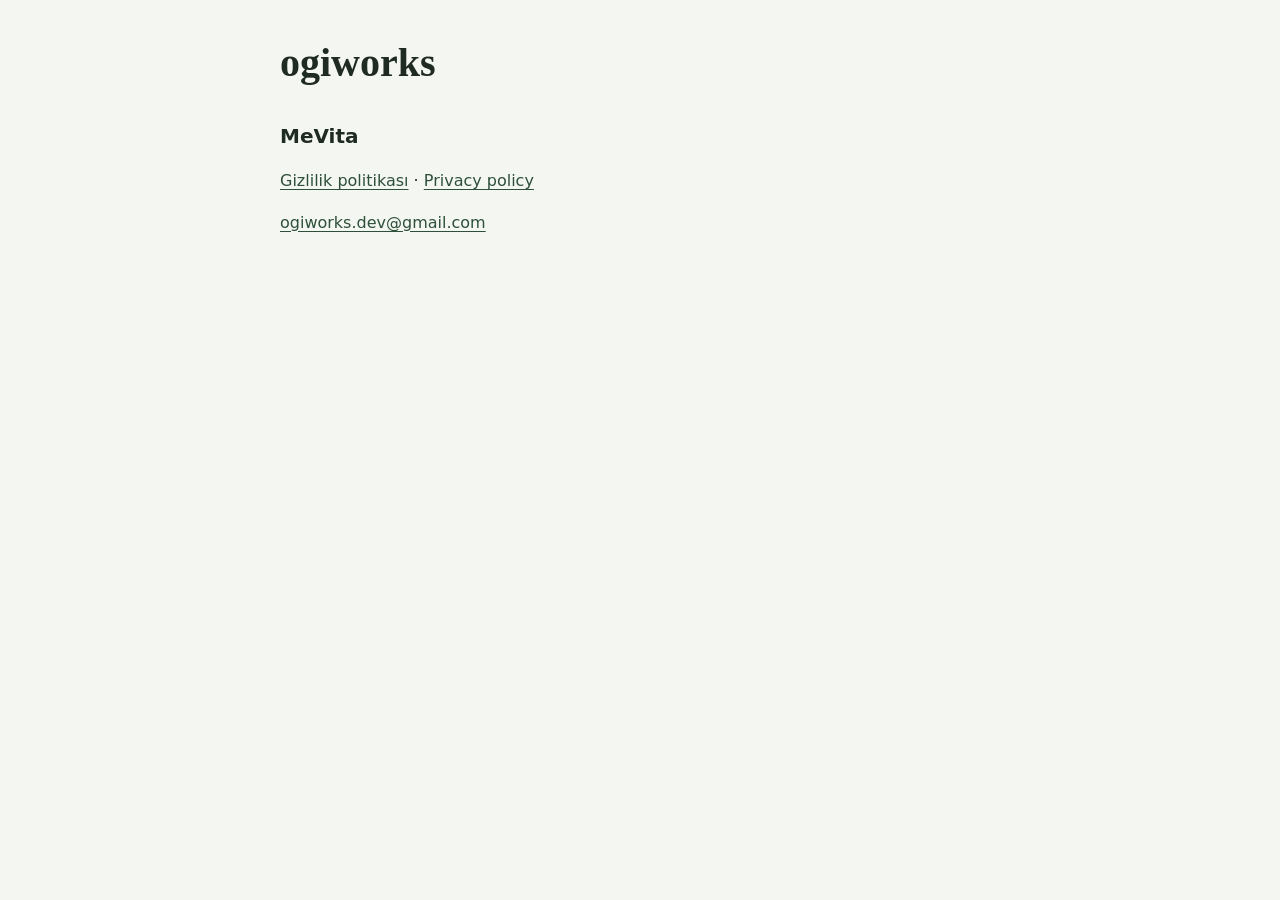
<file: index.html>
<!doctype html>
<html lang="tr">
<head>
<meta charset="utf-8">
<meta name="viewport" content="width=device-width, initial-scale=1">
<meta name="robots" content="noindex, nofollow, noarchive">
<title>ogiworks</title>
<link rel="stylesheet" href="mevita/varliklar/site.css">
</head>
<body>
<main class="metin"><div class="kap dar"><h1>ogiworks</h1><h2>MeVita</h2><p><a href="mevita/gizlilik.html">Gizlilik politikası</a> · <a href="mevita/privacy.html" lang="en">Privacy policy</a></p><p><a href="mailto:ogiworks.dev@gmail.com">ogiworks.dev@gmail.com</a></p></div></main>
</body>
</html>
</file>
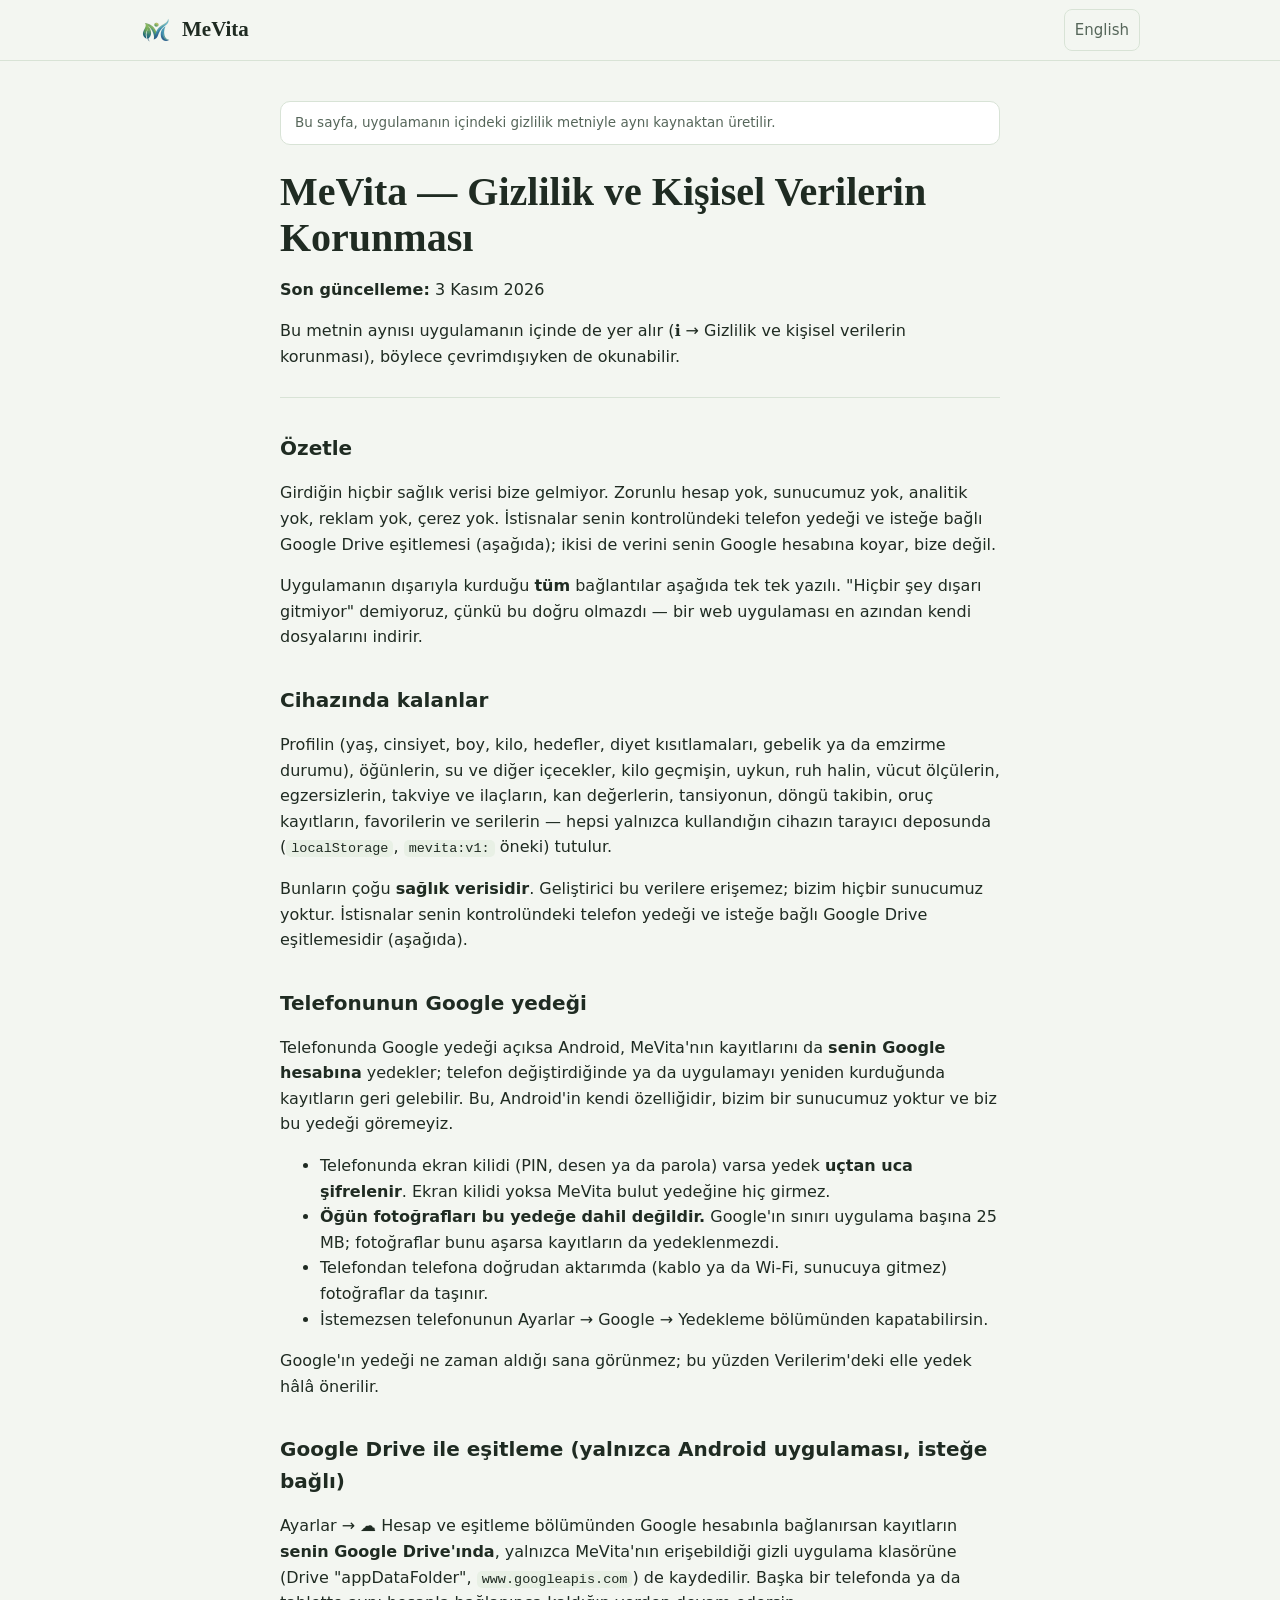
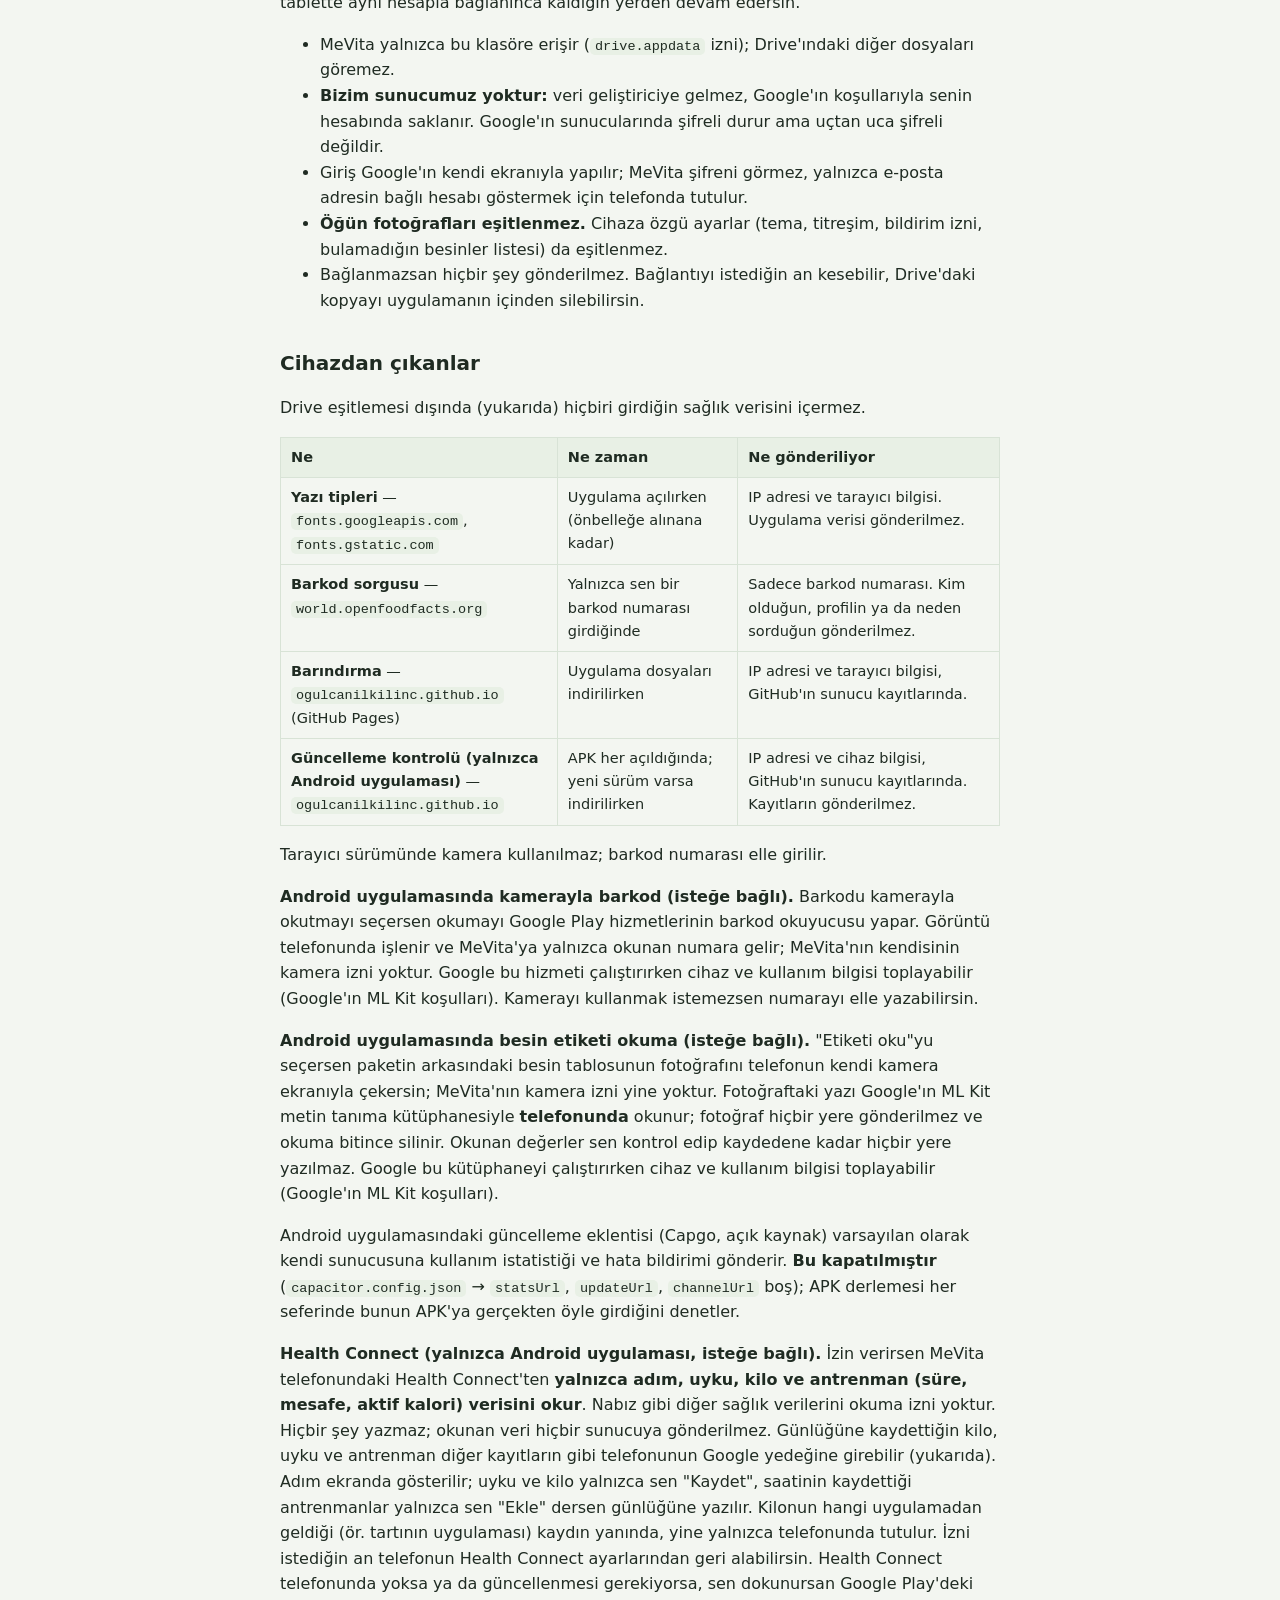
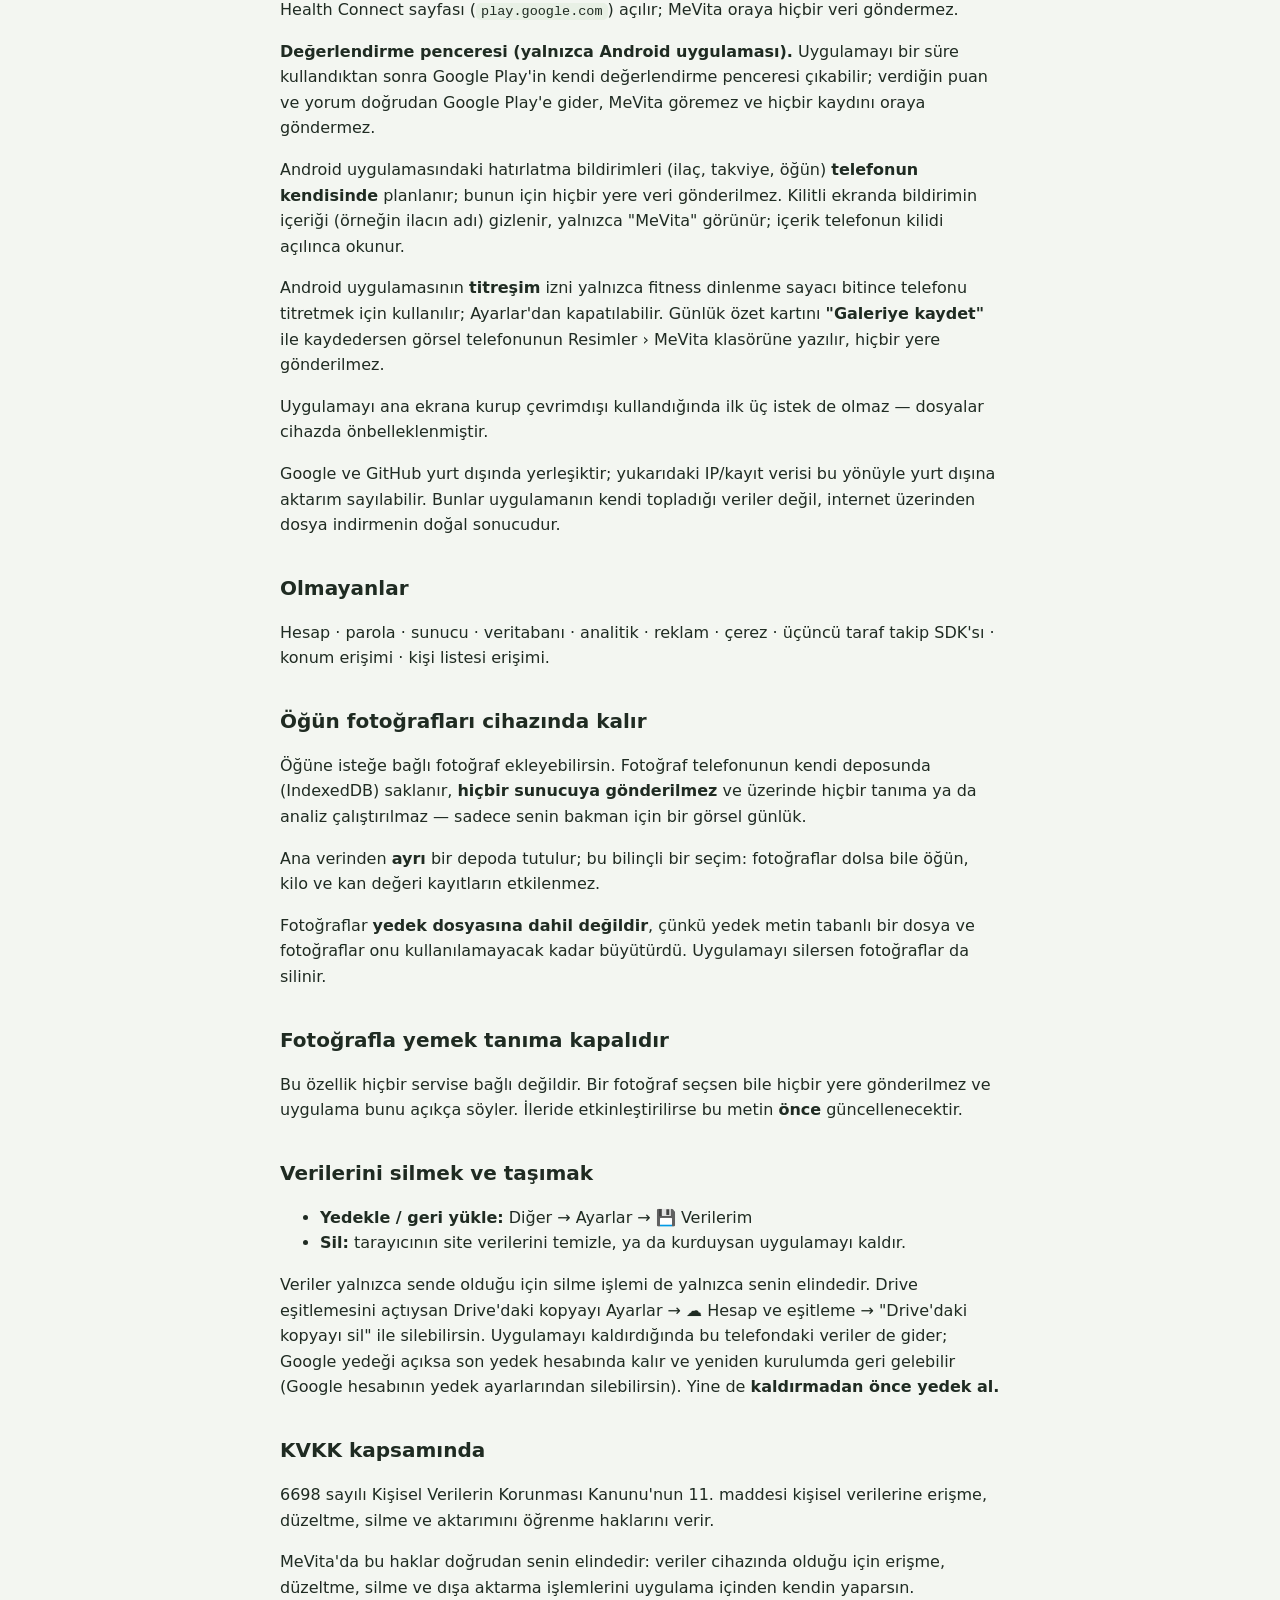
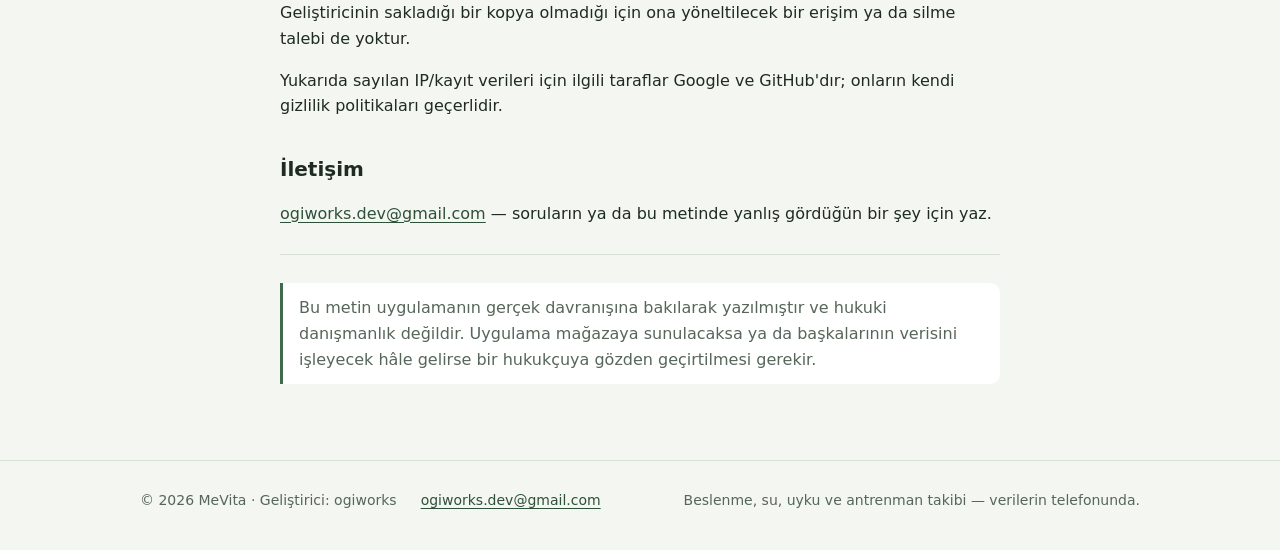
<file: mevita/gizlilik.html>
<!doctype html>
<html lang="tr">
<head>
<meta charset="utf-8">
<meta name="viewport" content="width=device-width, initial-scale=1">
<meta name="robots" content="noindex, nofollow, noarchive">
<title>MeVita — Gizlilik politikası</title>
<meta name="description" content="MeVita hangi verileri cihazında tutar, hangi bağlantıları kurar.">
<meta name="color-scheme" content="light dark">
<link rel="icon" type="image/png" href="varliklar/favicon.png">
<link rel="alternate" hreflang="en" href="privacy.html">
<link rel="stylesheet" href="varliklar/site.css">
</head>
<body>
<header class="ust"><div class="kap"><a class="marka" href="gizlilik.html"><img src="varliklar/logo.png" alt="" width="32" height="32"><span>MeVita</span></a><nav class="gezinme" aria-label="Site"><a class="dil" href="privacy.html" hreflang="en" lang="en">English</a></nav></div></header>
<main>
<div class="metin"><div class="kap dar"><p class="kaynak-not">Bu sayfa, uygulamanın içindeki gizlilik metniyle aynı kaynaktan üretilir.</p><h1>MeVita — Gizlilik ve Kişisel Verilerin Korunması</h1>
<p><strong>Son güncelleme:</strong> 3 Kasım 2026</p>
<p>Bu metnin aynısı uygulamanın içinde de yer alır (ℹ️ → Gizlilik ve kişisel verilerin korunması), böylece çevrimdışıyken de okunabilir.</p>
<hr>
<h2>Özetle</h2>
<p>Girdiğin hiçbir sağlık verisi bize gelmiyor. Zorunlu hesap yok, sunucumuz yok, analitik yok, reklam yok, çerez yok. İstisnalar senin kontrolündeki telefon yedeği ve isteğe bağlı Google Drive eşitlemesi (aşağıda); ikisi de verini senin Google hesabına koyar, bize değil.</p>
<p>Uygulamanın dışarıyla kurduğu <strong>tüm</strong> bağlantılar aşağıda tek tek yazılı. &quot;Hiçbir şey dışarı gitmiyor&quot; demiyoruz, çünkü bu doğru olmazdı — bir web uygulaması en azından kendi dosyalarını indirir.</p>
<h2>Cihazında kalanlar</h2>
<p>Profilin (yaş, cinsiyet, boy, kilo, hedefler, diyet kısıtlamaları, gebelik ya da emzirme durumu), öğünlerin, su ve diğer içecekler, kilo geçmişin, uykun, ruh halin, vücut ölçülerin, egzersizlerin, takviye ve ilaçların, kan değerlerin, tansiyonun, döngü takibin, oruç kayıtların, favorilerin ve serilerin — hepsi yalnızca kullandığın cihazın tarayıcı deposunda (<code>localStorage</code>, <code>mevita:v1:</code> öneki) tutulur.</p>
<p>Bunların çoğu <strong>sağlık verisidir</strong>. Geliştirici bu verilere erişemez; bizim hiçbir sunucumuz yoktur. İstisnalar senin kontrolündeki telefon yedeği ve isteğe bağlı Google Drive eşitlemesidir (aşağıda).</p>
<h2>Telefonunun Google yedeği</h2>
<p>Telefonunda Google yedeği açıksa Android, MeVita'nın kayıtlarını da <strong>senin Google hesabına</strong> yedekler; telefon değiştirdiğinde ya da uygulamayı yeniden kurduğunda kayıtların geri gelebilir. Bu, Android'in kendi özelliğidir, bizim bir sunucumuz yoktur ve biz bu yedeği göremeyiz.</p>
<ul><li>Telefonunda ekran kilidi (PIN, desen ya da parola) varsa yedek <strong>uçtan uca şifrelenir</strong>. Ekran kilidi yoksa MeVita bulut yedeğine hiç girmez.</li><li><strong>Öğün fotoğrafları bu yedeğe dahil değildir.</strong> Google'ın sınırı uygulama başına 25 MB; fotoğraflar bunu aşarsa kayıtların da yedeklenmezdi.</li><li>Telefondan telefona doğrudan aktarımda (kablo ya da Wi-Fi, sunucuya gitmez) fotoğraflar da taşınır.</li><li>İstemezsen telefonunun Ayarlar → Google → Yedekleme bölümünden kapatabilirsin.</li></ul>
<p>Google'ın yedeği ne zaman aldığı sana görünmez; bu yüzden Verilerim'deki elle yedek hâlâ önerilir.</p>
<h2>Google Drive ile eşitleme (yalnızca Android uygulaması, isteğe bağlı)</h2>
<p>Ayarlar → ☁️ Hesap ve eşitleme bölümünden Google hesabınla bağlanırsan kayıtların <strong>senin Google Drive'ında</strong>, yalnızca MeVita'nın erişebildiği gizli uygulama klasörüne (Drive "appDataFolder", <code>www.googleapis.com</code>) de kaydedilir. Başka bir telefonda ya da tablette aynı hesapla bağlanınca kaldığın yerden devam edersin.</p>
<ul><li>MeVita yalnızca bu klasöre erişir (<code>drive.appdata</code> izni); Drive'ındaki diğer dosyaları göremez.</li><li><strong>Bizim sunucumuz yoktur:</strong> veri geliştiriciye gelmez, Google'ın koşullarıyla senin hesabında saklanır. Google'ın sunucularında şifreli durur ama uçtan uca şifreli değildir.</li><li>Giriş Google'ın kendi ekranıyla yapılır; MeVita şifreni görmez, yalnızca e-posta adresin bağlı hesabı göstermek için telefonda tutulur.</li><li><strong>Öğün fotoğrafları eşitlenmez.</strong> Cihaza özgü ayarlar (tema, titreşim, bildirim izni, bulamadığın besinler listesi) da eşitlenmez.</li><li>Bağlanmazsan hiçbir şey gönderilmez. Bağlantıyı istediğin an kesebilir, Drive'daki kopyayı uygulamanın içinden silebilirsin.</li></ul>
<h2>Cihazdan çıkanlar</h2>
<p>Drive eşitlemesi dışında (yukarıda) hiçbiri girdiğin sağlık verisini içermez.</p>
<table><thead><tr><th>Ne</th><th>Ne zaman</th><th>Ne gönderiliyor</th></tr></thead><tbody><tr><td><strong>Yazı tipleri</strong> — <code>fonts.googleapis.com</code>, <code>fonts.gstatic.com</code></td><td>Uygulama açılırken (önbelleğe alınana kadar)</td><td>IP adresi ve tarayıcı bilgisi. Uygulama verisi gönderilmez.</td></tr><tr><td><strong>Barkod sorgusu</strong> — <code>world.openfoodfacts.org</code></td><td>Yalnızca sen bir barkod numarası girdiğinde</td><td>Sadece barkod numarası. Kim olduğun, profilin ya da neden sorduğun gönderilmez.</td></tr><tr><td><strong>Barındırma</strong> — <code>ogulcanilkilinc.github.io</code> (GitHub Pages)</td><td>Uygulama dosyaları indirilirken</td><td>IP adresi ve tarayıcı bilgisi, GitHub'ın sunucu kayıtlarında.</td></tr><tr><td><strong>Güncelleme kontrolü (yalnızca Android uygulaması)</strong> — <code>ogulcanilkilinc.github.io</code></td><td>APK her açıldığında; yeni sürüm varsa indirilirken</td><td>IP adresi ve cihaz bilgisi, GitHub'ın sunucu kayıtlarında. Kayıtların gönderilmez.</td></tr></tbody></table>
<p>Tarayıcı sürümünde kamera kullanılmaz; barkod numarası elle girilir.</p>
<p><strong>Android uygulamasında kamerayla barkod (isteğe bağlı).</strong> Barkodu kamerayla okutmayı seçersen okumayı Google Play hizmetlerinin barkod okuyucusu yapar. Görüntü telefonunda işlenir ve MeVita'ya yalnızca okunan numara gelir; MeVita'nın kendisinin kamera izni yoktur. Google bu hizmeti çalıştırırken cihaz ve kullanım bilgisi toplayabilir (Google'ın ML Kit koşulları). Kamerayı kullanmak istemezsen numarayı elle yazabilirsin.</p>
<p><strong>Android uygulamasında besin etiketi okuma (isteğe bağlı).</strong> &quot;Etiketi oku&quot;yu seçersen paketin arkasındaki besin tablosunun fotoğrafını telefonun kendi kamera ekranıyla çekersin; MeVita'nın kamera izni yine yoktur. Fotoğraftaki yazı Google'ın ML Kit metin tanıma kütüphanesiyle <strong>telefonunda</strong> okunur; fotoğraf hiçbir yere gönderilmez ve okuma bitince silinir. Okunan değerler sen kontrol edip kaydedene kadar hiçbir yere yazılmaz. Google bu kütüphaneyi çalıştırırken cihaz ve kullanım bilgisi toplayabilir (Google'ın ML Kit koşulları).</p>
<p>Android uygulamasındaki güncelleme eklentisi (Capgo, açık kaynak) varsayılan olarak kendi sunucusuna kullanım istatistiği ve hata bildirimi gönderir. <strong>Bu kapatılmıştır</strong> (<code>capacitor.config.json</code> → <code>statsUrl</code>, <code>updateUrl</code>, <code>channelUrl</code> boş); APK derlemesi her seferinde bunun APK'ya gerçekten öyle girdiğini denetler.</p>
<p><strong>Health Connect (yalnızca Android uygulaması, isteğe bağlı).</strong> İzin verirsen MeVita telefonundaki Health Connect'ten <strong>yalnızca adım, uyku, kilo ve antrenman (süre, mesafe, aktif kalori) verisini okur</strong>. Nabız gibi diğer sağlık verilerini okuma izni yoktur. Hiçbir şey yazmaz; okunan veri hiçbir sunucuya gönderilmez. Günlüğüne kaydettiğin kilo, uyku ve antrenman diğer kayıtların gibi telefonunun Google yedeğine girebilir (yukarıda). Adım ekranda gösterilir; uyku ve kilo yalnızca sen &quot;Kaydet&quot;, saatinin kaydettiği antrenmanlar yalnızca sen &quot;Ekle&quot; dersen günlüğüne yazılır. Kilonun hangi uygulamadan geldiği (ör. tartının uygulaması) kaydın yanında, yine yalnızca telefonunda tutulur. İzni istediğin an telefonun Health Connect ayarlarından geri alabilirsin. Health Connect telefonunda yoksa ya da güncellenmesi gerekiyorsa, sen dokunursan Google Play'deki Health Connect sayfası (<code>play.google.com</code>) açılır; MeVita oraya hiçbir veri göndermez.</p>
<p><strong>Değerlendirme penceresi (yalnızca Android uygulaması).</strong> Uygulamayı bir süre kullandıktan sonra Google Play'in kendi değerlendirme penceresi çıkabilir; verdiğin puan ve yorum doğrudan Google Play'e gider, MeVita göremez ve hiçbir kaydını oraya göndermez.</p>
<p>Android uygulamasındaki hatırlatma bildirimleri (ilaç, takviye, öğün) <strong>telefonun kendisinde</strong> planlanır; bunun için hiçbir yere veri gönderilmez. Kilitli ekranda bildirimin içeriği (örneğin ilacın adı) gizlenir, yalnızca &quot;MeVita&quot; görünür; içerik telefonun kilidi açılınca okunur.</p>
<p>Android uygulamasının <strong>titreşim</strong> izni yalnızca fitness dinlenme sayacı bitince telefonu titretmek için kullanılır; Ayarlar'dan kapatılabilir. Günlük özet kartını <strong>&quot;Galeriye kaydet&quot;</strong> ile kaydedersen görsel telefonunun Resimler › MeVita klasörüne yazılır, hiçbir yere gönderilmez.</p>
<p>Uygulamayı ana ekrana kurup çevrimdışı kullandığında ilk üç istek de olmaz — dosyalar cihazda önbelleklenmiştir.</p>
<p>Google ve GitHub yurt dışında yerleşiktir; yukarıdaki IP/kayıt verisi bu yönüyle yurt dışına aktarım sayılabilir. Bunlar uygulamanın kendi topladığı veriler değil, internet üzerinden dosya indirmenin doğal sonucudur.</p>
<h2>Olmayanlar</h2>
<p>Hesap · parola · sunucu · veritabanı · analitik · reklam · çerez · üçüncü taraf takip SDK'sı · konum erişimi · kişi listesi erişimi.</p>
<h2>Öğün fotoğrafları cihazında kalır</h2>
<p>Öğüne isteğe bağlı fotoğraf ekleyebilirsin. Fotoğraf telefonunun kendi deposunda (IndexedDB) saklanır, <strong>hiçbir sunucuya gönderilmez</strong> ve üzerinde hiçbir tanıma ya da analiz çalıştırılmaz — sadece senin bakman için bir görsel günlük.</p>
<p>Ana verinden <strong>ayrı</strong> bir depoda tutulur; bu bilinçli bir seçim: fotoğraflar dolsa bile öğün, kilo ve kan değeri kayıtların etkilenmez.</p>
<p>Fotoğraflar <strong>yedek dosyasına dahil değildir</strong>, çünkü yedek metin tabanlı bir dosya ve fotoğraflar onu kullanılamayacak kadar büyütürdü. Uygulamayı silersen fotoğraflar da silinir.</p>
<h2>Fotoğrafla yemek tanıma kapalıdır</h2>
<p>Bu özellik hiçbir servise bağlı değildir. Bir fotoğraf seçsen bile hiçbir yere gönderilmez ve uygulama bunu açıkça söyler. İleride etkinleştirilirse bu metin <strong>önce</strong> güncellenecektir.</p>
<h2>Verilerini silmek ve taşımak</h2>
<ul><li><strong>Yedekle / geri yükle:</strong> Diğer → Ayarlar → 💾 Verilerim</li><li><strong>Sil:</strong> tarayıcının site verilerini temizle, ya da kurduysan uygulamayı kaldır.</li></ul>
<p>Veriler yalnızca sende olduğu için silme işlemi de yalnızca senin elindedir. Drive eşitlemesini açtıysan Drive'daki kopyayı Ayarlar → ☁️ Hesap ve eşitleme → "Drive'daki kopyayı sil" ile silebilirsin. Uygulamayı kaldırdığında bu telefondaki veriler de gider; Google yedeği açıksa son yedek hesabında kalır ve yeniden kurulumda geri gelebilir (Google hesabının yedek ayarlarından silebilirsin). Yine de <strong>kaldırmadan önce yedek al.</strong></p>
<h2>KVKK kapsamında</h2>
<p>6698 sayılı Kişisel Verilerin Korunması Kanunu'nun 11. maddesi kişisel verilerine erişme, düzeltme, silme ve aktarımını öğrenme haklarını verir.</p>
<p>MeVita'da bu haklar doğrudan senin elindedir: veriler cihazında olduğu için erişme, düzeltme, silme ve dışa aktarma işlemlerini uygulama içinden kendin yaparsın. Geliştiricinin sakladığı bir kopya olmadığı için ona yöneltilecek bir erişim ya da silme talebi de yoktur.</p>
<p>Yukarıda sayılan IP/kayıt verileri için ilgili taraflar Google ve GitHub'dır; onların kendi gizlilik politikaları geçerlidir.</p>
<h2>İletişim</h2>
<p><a href="mailto:ogiworks.dev@gmail.com">ogiworks.dev@gmail.com</a> — soruların ya da bu metinde yanlış gördüğün bir şey için yaz.</p>
<hr>
<blockquote><p>Bu metin uygulamanın gerçek davranışına bakılarak yazılmıştır ve hukuki danışmanlık değildir. Uygulama mağazaya sunulacaksa ya da başkalarının verisini işleyecek hâle gelirse bir hukukçuya gözden geçirtilmesi gerekir.</p></blockquote></div></div>
</main>
<footer class="alt-bilgi"><div class="kap"><span>© 2026 MeVita · Geliştirici: ogiworks</span><nav aria-label="Alt bağlantılar"><a href="mailto:ogiworks.dev@gmail.com">ogiworks.dev@gmail.com</a></nav><span class="sag">Beslenme, su, uyku ve antrenman takibi — verilerin telefonunda.</span></div></footer>
</body>
</html>
</file>
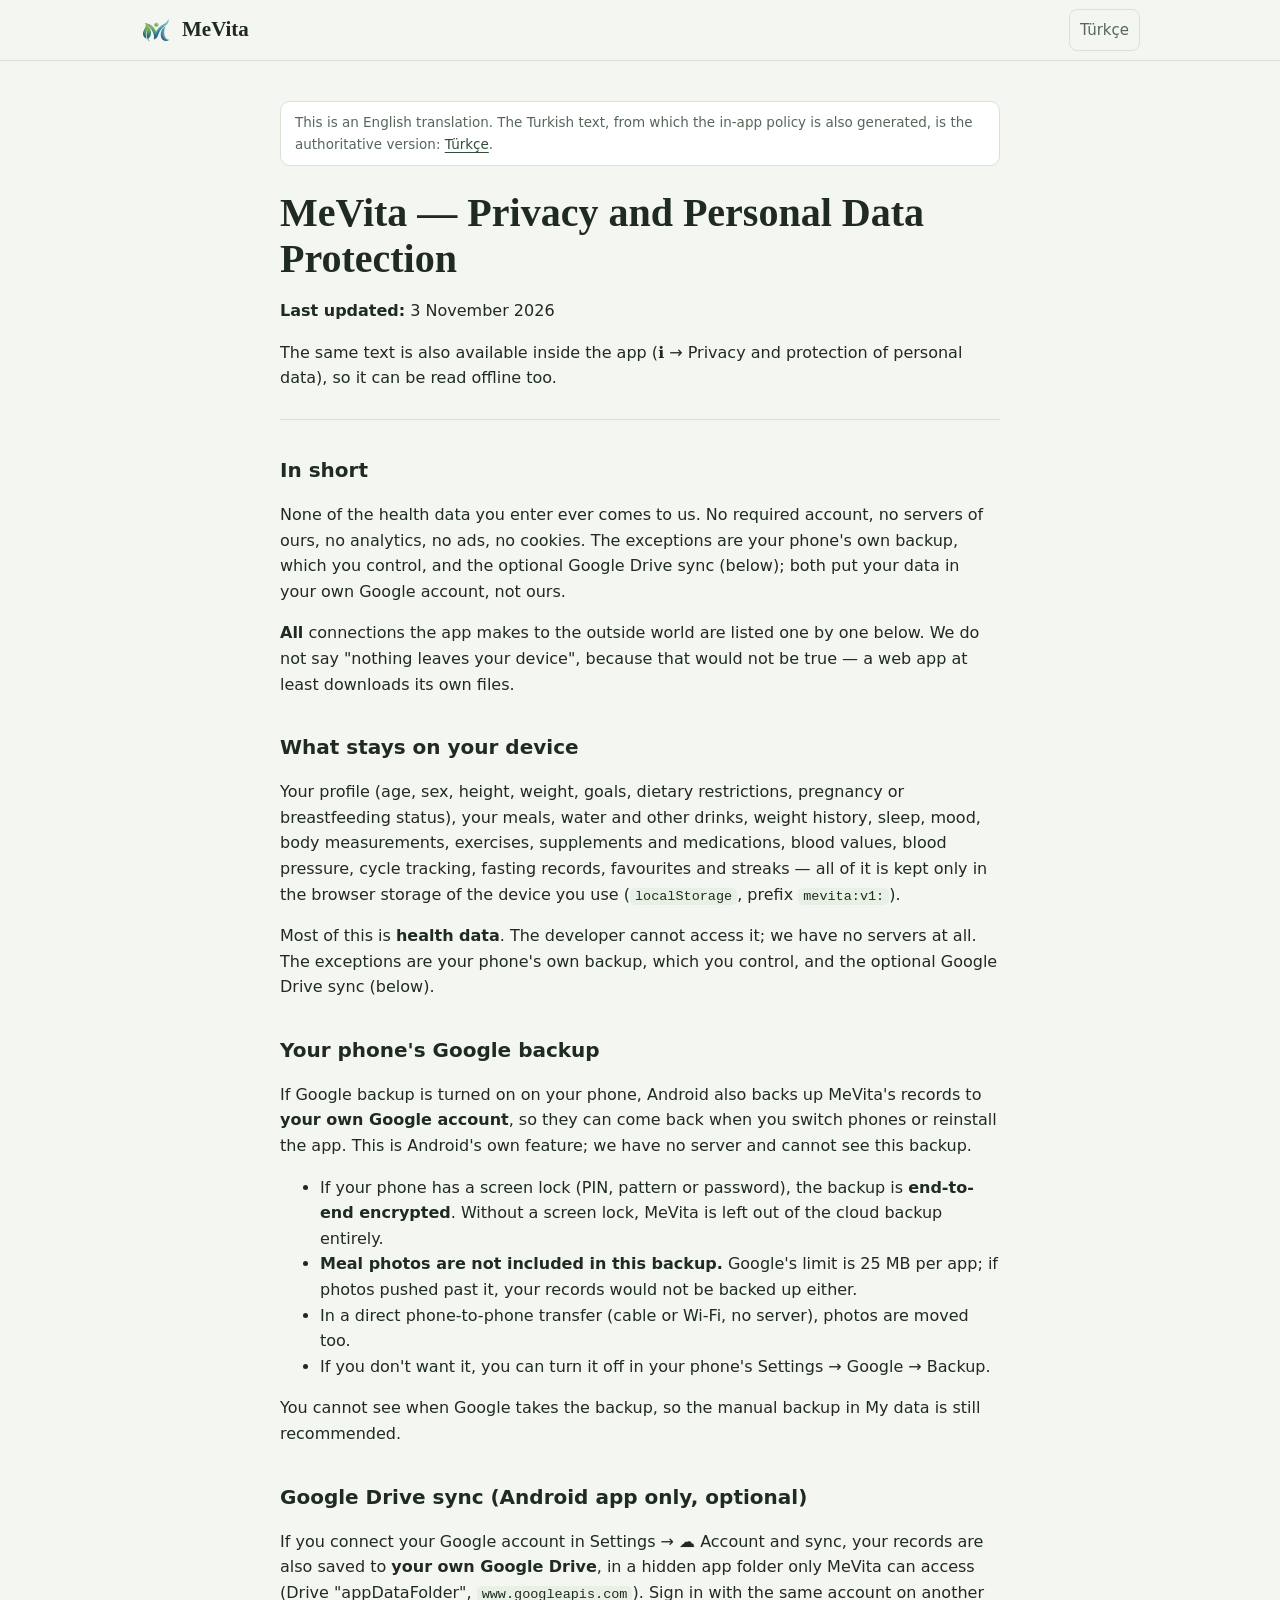
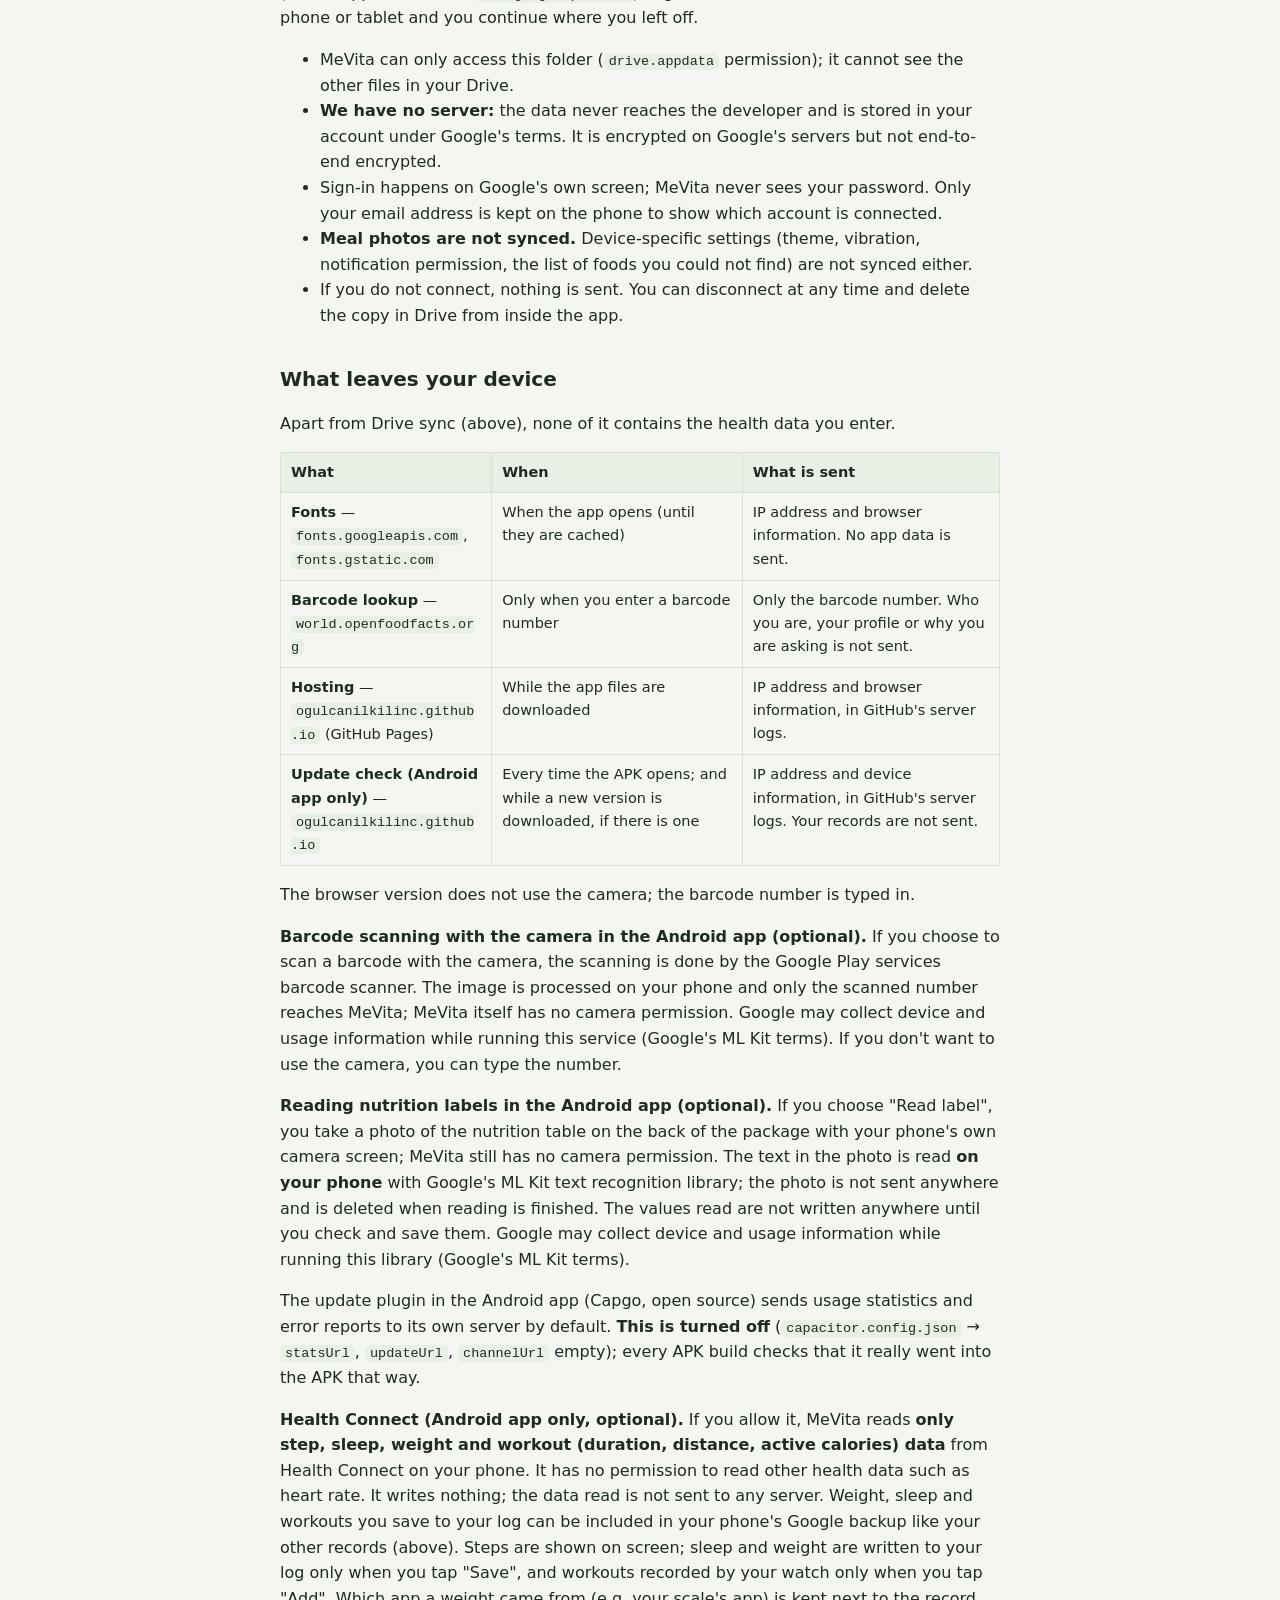
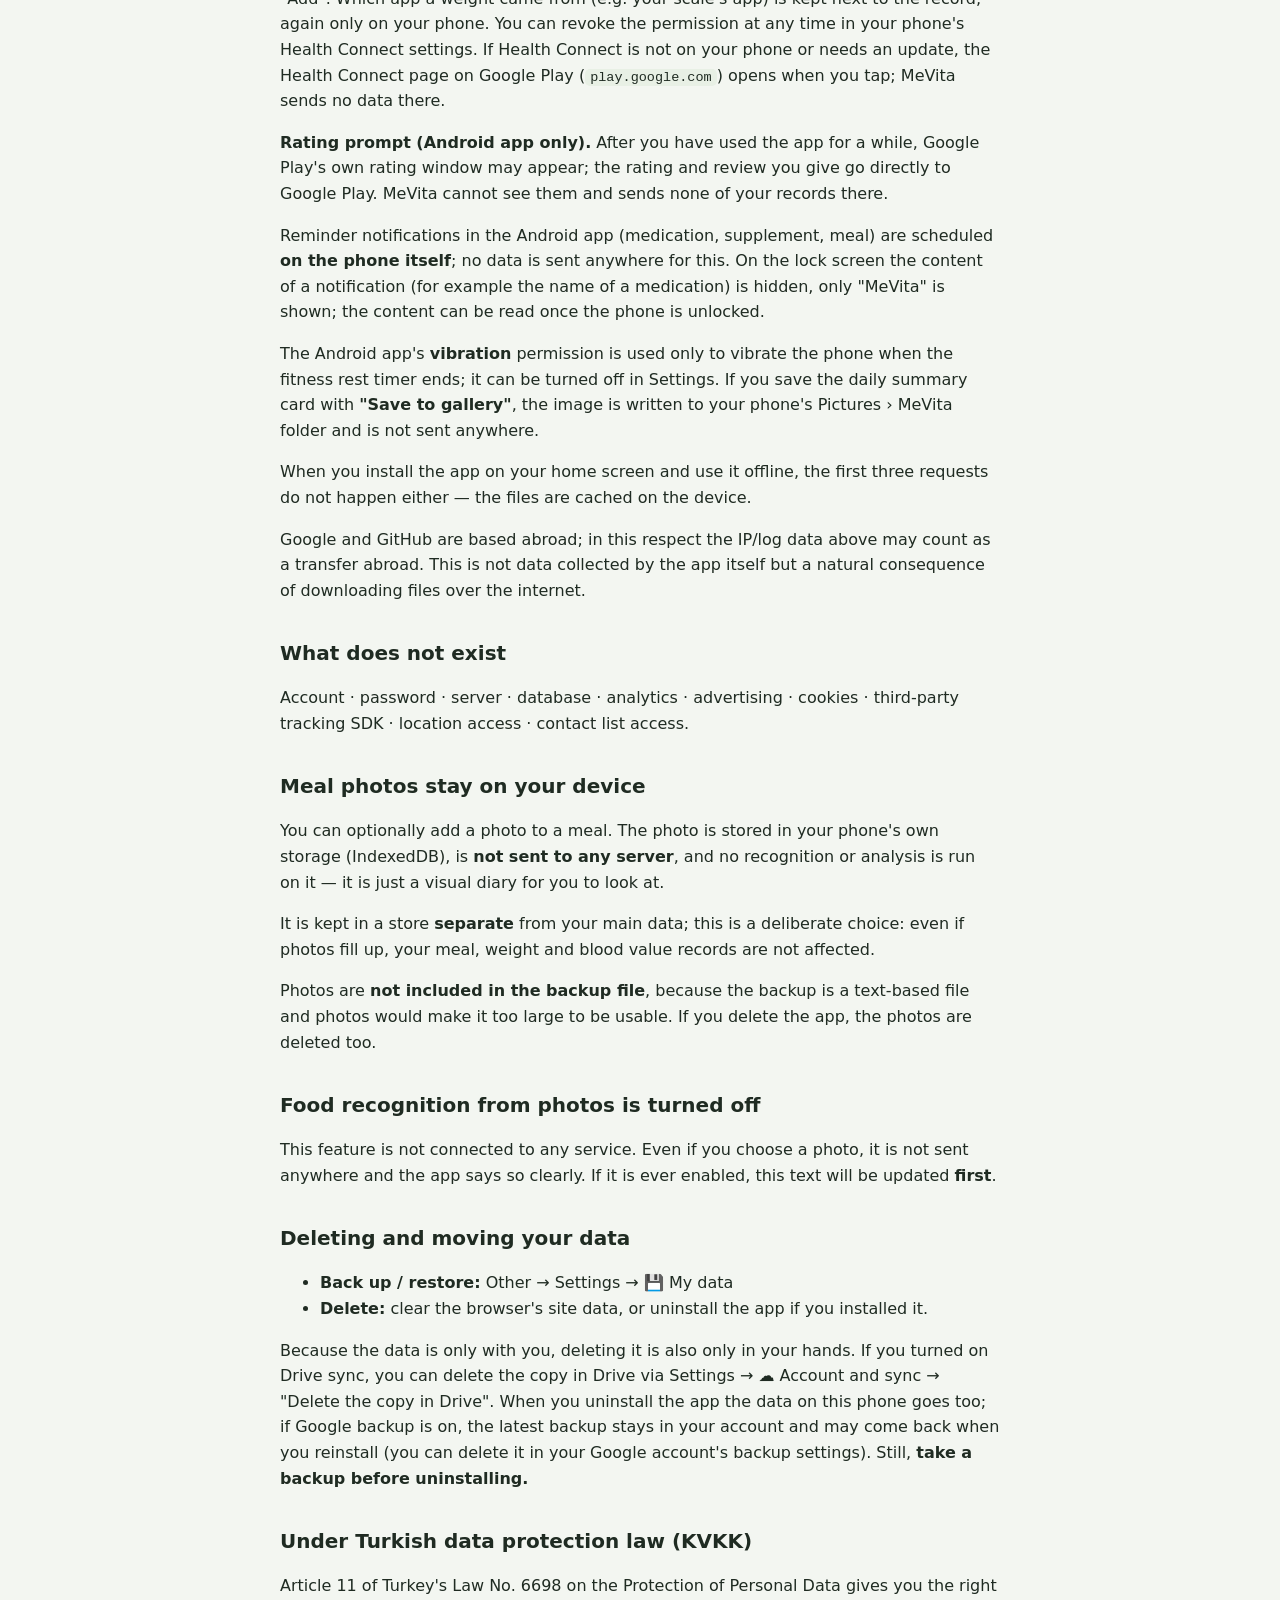
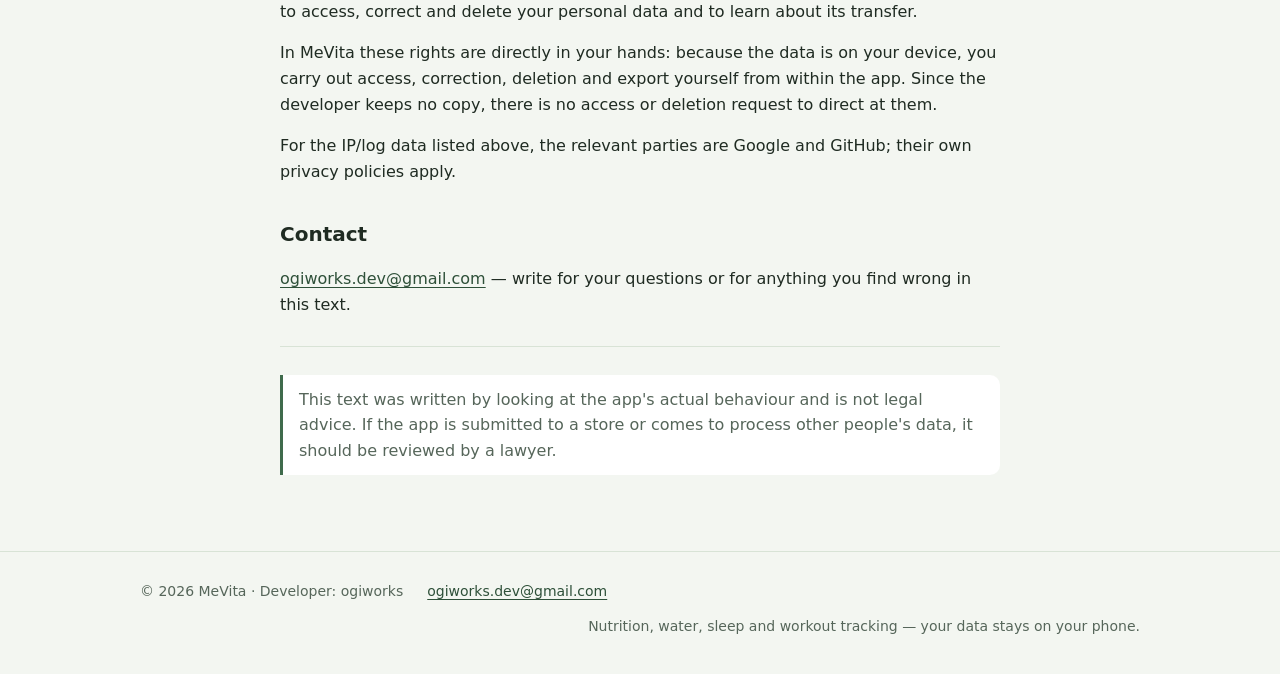
<file: mevita/privacy.html>
<!doctype html>
<html lang="en">
<head>
<meta charset="utf-8">
<meta name="viewport" content="width=device-width, initial-scale=1">
<meta name="robots" content="noindex, nofollow, noarchive">
<title>MeVita — Privacy policy</title>
<meta name="description" content="Which data MeVita keeps on your device and which connections it makes.">
<meta name="color-scheme" content="light dark">
<link rel="icon" type="image/png" href="varliklar/favicon.png">
<link rel="alternate" hreflang="tr" href="gizlilik.html">
<link rel="stylesheet" href="varliklar/site.css">
</head>
<body>
<header class="ust"><div class="kap"><a class="marka" href="privacy.html"><img src="varliklar/logo.png" alt="" width="32" height="32"><span>MeVita</span></a><nav class="gezinme" aria-label="Site"><a class="dil" href="gizlilik.html" hreflang="tr" lang="tr">Türkçe</a></nav></div></header>
<main>
<div class="metin"><div class="kap dar"><p class="kaynak-not">This is an English translation. The Turkish text, from which the in-app policy is also generated, is the authoritative version: <a href="gizlilik.html" lang="tr">Türkçe</a>.</p><h1>MeVita — Privacy and Personal Data Protection</h1>
<p><strong>Last updated:</strong> 3 November 2026</p>
<p>The same text is also available inside the app (ℹ️ → Privacy and protection of personal data), so it can be read offline too.</p>
<hr>
<h2>In short</h2>
<p>None of the health data you enter ever comes to us. No required account, no servers of ours, no analytics, no ads, no cookies. The exceptions are your phone's own backup, which you control, and the optional Google Drive sync (below); both put your data in your own Google account, not ours.</p>
<p><strong>All</strong> connections the app makes to the outside world are listed one by one below. We do not say &quot;nothing leaves your device&quot;, because that would not be true — a web app at least downloads its own files.</p>
<h2>What stays on your device</h2>
<p>Your profile (age, sex, height, weight, goals, dietary restrictions, pregnancy or breastfeeding status), your meals, water and other drinks, weight history, sleep, mood, body measurements, exercises, supplements and medications, blood values, blood pressure, cycle tracking, fasting records, favourites and streaks — all of it is kept only in the browser storage of the device you use (<code>localStorage</code>, prefix <code>mevita:v1:</code>).</p>
<p>Most of this is <strong>health data</strong>. The developer cannot access it; we have no servers at all. The exceptions are your phone's own backup, which you control, and the optional Google Drive sync (below).</p>
<h2>Your phone's Google backup</h2>
<p>If Google backup is turned on on your phone, Android also backs up MeVita's records to <strong>your own Google account</strong>, so they can come back when you switch phones or reinstall the app. This is Android's own feature; we have no server and cannot see this backup.</p>
<ul><li>If your phone has a screen lock (PIN, pattern or password), the backup is <strong>end-to-end encrypted</strong>. Without a screen lock, MeVita is left out of the cloud backup entirely.</li><li><strong>Meal photos are not included in this backup.</strong> Google's limit is 25 MB per app; if photos pushed past it, your records would not be backed up either.</li><li>In a direct phone-to-phone transfer (cable or Wi-Fi, no server), photos are moved too.</li><li>If you don't want it, you can turn it off in your phone's Settings → Google → Backup.</li></ul>
<p>You cannot see when Google takes the backup, so the manual backup in My data is still recommended.</p>
<h2>Google Drive sync (Android app only, optional)</h2>
<p>If you connect your Google account in Settings → ☁️ Account and sync, your records are also saved to <strong>your own Google Drive</strong>, in a hidden app folder only MeVita can access (Drive "appDataFolder", <code>www.googleapis.com</code>). Sign in with the same account on another phone or tablet and you continue where you left off.</p>
<ul><li>MeVita can only access this folder (<code>drive.appdata</code> permission); it cannot see the other files in your Drive.</li><li><strong>We have no server:</strong> the data never reaches the developer and is stored in your account under Google's terms. It is encrypted on Google's servers but not end-to-end encrypted.</li><li>Sign-in happens on Google's own screen; MeVita never sees your password. Only your email address is kept on the phone to show which account is connected.</li><li><strong>Meal photos are not synced.</strong> Device-specific settings (theme, vibration, notification permission, the list of foods you could not find) are not synced either.</li><li>If you do not connect, nothing is sent. You can disconnect at any time and delete the copy in Drive from inside the app.</li></ul>
<h2>What leaves your device</h2>
<p>Apart from Drive sync (above), none of it contains the health data you enter.</p>
<table><thead><tr><th>What</th><th>When</th><th>What is sent</th></tr></thead><tbody><tr><td><strong>Fonts</strong> — <code>fonts.googleapis.com</code>, <code>fonts.gstatic.com</code></td><td>When the app opens (until they are cached)</td><td>IP address and browser information. No app data is sent.</td></tr><tr><td><strong>Barcode lookup</strong> — <code>world.openfoodfacts.org</code></td><td>Only when you enter a barcode number</td><td>Only the barcode number. Who you are, your profile or why you are asking is not sent.</td></tr><tr><td><strong>Hosting</strong> — <code>ogulcanilkilinc.github.io</code> (GitHub Pages)</td><td>While the app files are downloaded</td><td>IP address and browser information, in GitHub's server logs.</td></tr><tr><td><strong>Update check (Android app only)</strong> — <code>ogulcanilkilinc.github.io</code></td><td>Every time the APK opens; and while a new version is downloaded, if there is one</td><td>IP address and device information, in GitHub's server logs. Your records are not sent.</td></tr></tbody></table>
<p>The browser version does not use the camera; the barcode number is typed in.</p>
<p><strong>Barcode scanning with the camera in the Android app (optional).</strong> If you choose to scan a barcode with the camera, the scanning is done by the Google Play services barcode scanner. The image is processed on your phone and only the scanned number reaches MeVita; MeVita itself has no camera permission. Google may collect device and usage information while running this service (Google's ML Kit terms). If you don't want to use the camera, you can type the number.</p>
<p><strong>Reading nutrition labels in the Android app (optional).</strong> If you choose &quot;Read label&quot;, you take a photo of the nutrition table on the back of the package with your phone's own camera screen; MeVita still has no camera permission. The text in the photo is read <strong>on your phone</strong> with Google's ML Kit text recognition library; the photo is not sent anywhere and is deleted when reading is finished. The values read are not written anywhere until you check and save them. Google may collect device and usage information while running this library (Google's ML Kit terms).</p>
<p>The update plugin in the Android app (Capgo, open source) sends usage statistics and error reports to its own server by default. <strong>This is turned off</strong> (<code>capacitor.config.json</code> → <code>statsUrl</code>, <code>updateUrl</code>, <code>channelUrl</code> empty); every APK build checks that it really went into the APK that way.</p>
<p><strong>Health Connect (Android app only, optional).</strong> If you allow it, MeVita reads <strong>only step, sleep, weight and workout (duration, distance, active calories) data</strong> from Health Connect on your phone. It has no permission to read other health data such as heart rate. It writes nothing; the data read is not sent to any server. Weight, sleep and workouts you save to your log can be included in your phone's Google backup like your other records (above). Steps are shown on screen; sleep and weight are written to your log only when you tap &quot;Save&quot;, and workouts recorded by your watch only when you tap &quot;Add&quot;. Which app a weight came from (e.g. your scale's app) is kept next to the record, again only on your phone. You can revoke the permission at any time in your phone's Health Connect settings. If Health Connect is not on your phone or needs an update, the Health Connect page on Google Play (<code>play.google.com</code>) opens when you tap; MeVita sends no data there.</p>
<p><strong>Rating prompt (Android app only).</strong> After you have used the app for a while, Google Play's own rating window may appear; the rating and review you give go directly to Google Play. MeVita cannot see them and sends none of your records there.</p>
<p>Reminder notifications in the Android app (medication, supplement, meal) are scheduled <strong>on the phone itself</strong>; no data is sent anywhere for this. On the lock screen the content of a notification (for example the name of a medication) is hidden, only &quot;MeVita&quot; is shown; the content can be read once the phone is unlocked.</p>
<p>The Android app's <strong>vibration</strong> permission is used only to vibrate the phone when the fitness rest timer ends; it can be turned off in Settings. If you save the daily summary card with <strong>&quot;Save to gallery&quot;</strong>, the image is written to your phone's Pictures › MeVita folder and is not sent anywhere.</p>
<p>When you install the app on your home screen and use it offline, the first three requests do not happen either — the files are cached on the device.</p>
<p>Google and GitHub are based abroad; in this respect the IP/log data above may count as a transfer abroad. This is not data collected by the app itself but a natural consequence of downloading files over the internet.</p>
<h2>What does not exist</h2>
<p>Account · password · server · database · analytics · advertising · cookies · third-party tracking SDK · location access · contact list access.</p>
<h2>Meal photos stay on your device</h2>
<p>You can optionally add a photo to a meal. The photo is stored in your phone's own storage (IndexedDB), is <strong>not sent to any server</strong>, and no recognition or analysis is run on it — it is just a visual diary for you to look at.</p>
<p>It is kept in a store <strong>separate</strong> from your main data; this is a deliberate choice: even if photos fill up, your meal, weight and blood value records are not affected.</p>
<p>Photos are <strong>not included in the backup file</strong>, because the backup is a text-based file and photos would make it too large to be usable. If you delete the app, the photos are deleted too.</p>
<h2>Food recognition from photos is turned off</h2>
<p>This feature is not connected to any service. Even if you choose a photo, it is not sent anywhere and the app says so clearly. If it is ever enabled, this text will be updated <strong>first</strong>.</p>
<h2>Deleting and moving your data</h2>
<ul><li><strong>Back up / restore:</strong> Other → Settings → 💾 My data</li><li><strong>Delete:</strong> clear the browser's site data, or uninstall the app if you installed it.</li></ul>
<p>Because the data is only with you, deleting it is also only in your hands. If you turned on Drive sync, you can delete the copy in Drive via Settings → ☁️ Account and sync → "Delete the copy in Drive". When you uninstall the app the data on this phone goes too; if Google backup is on, the latest backup stays in your account and may come back when you reinstall (you can delete it in your Google account's backup settings). Still, <strong>take a backup before uninstalling.</strong></p>
<h2>Under Turkish data protection law (KVKK)</h2>
<p>Article 11 of Turkey's Law No. 6698 on the Protection of Personal Data gives you the right to access, correct and delete your personal data and to learn about its transfer.</p>
<p>In MeVita these rights are directly in your hands: because the data is on your device, you carry out access, correction, deletion and export yourself from within the app. Since the developer keeps no copy, there is no access or deletion request to direct at them.</p>
<p>For the IP/log data listed above, the relevant parties are Google and GitHub; their own privacy policies apply.</p>
<h2>Contact</h2>
<p><a href="mailto:ogiworks.dev@gmail.com">ogiworks.dev@gmail.com</a> — write for your questions or for anything you find wrong in this text.</p>
<hr>
<blockquote><p>This text was written by looking at the app's actual behaviour and is not legal advice. If the app is submitted to a store or comes to process other people's data, it should be reviewed by a lawyer.</p></blockquote></div></div>
</main>
<footer class="alt-bilgi"><div class="kap"><span>© 2026 MeVita · Developer: ogiworks</span><nav aria-label="Footer links"><a href="mailto:ogiworks.dev@gmail.com">ogiworks.dev@gmail.com</a></nav><span class="sag">Nutrition, water, sleep and workout tracking — your data stays on your phone.</span></div></footer>
</body>
</html>
</file>
<file: mevita/varliklar/site.css>
/* MeVita tanıtım sitesi. Uygulamanın renk dili, ama uygulamadan bağımsız bir dosya.
   Dış kaynak yok: yazı tipleri sistemden (Google Fonts gibi bir istek ziyaretçinin
   IP'sini üçüncü tarafa gönderirdi). */
:root{
  --bg:#F3F6F1; --surface:#FFFFFF; --surface-soft:#E8F0E5;
  --text:#1F2B22; --text-muted:#56665A; --border:#D8E3D6;
  --accent:#3F6B4C; --accent-strong:#2E5039; --on-accent:#FFFFFF;
  --sea:#2F7A93;
  --radius:18px; --radius-s:10px;
  --serif: "Iowan Old Style","Palatino Linotype",Palatino,Georgia,"Times New Roman",serif;
  --sans: system-ui,-apple-system,"Segoe UI",Roboto,"Helvetica Neue",Arial,sans-serif;
  color-scheme: light dark;
}
@media (prefers-color-scheme: dark){
  :root{
    --bg:#131A15; --surface:#1C251F; --surface-soft:#223027;
    --text:#E6EEE7; --text-muted:#9BAC9F; --border:#33433A;
    --accent:#8CC4A0; --accent-strong:#A9D8B9; --on-accent:#10241A;
    --sea:#7CC0D6;
  }
}
*{box-sizing:border-box;}
html{-webkit-text-size-adjust:100%;}
body{margin:0;background:var(--bg);color:var(--text);font-family:var(--sans);font-size:16px;line-height:1.6;}
a{color:var(--accent-strong);text-underline-offset:3px;}
img{max-width:100%;height:auto;}
.kap{max-width:1040px;margin:0 auto;padding:0 20px;}
.dar{max-width:760px;}

/* Üst çubuk */
.ust{border-bottom:1px solid var(--border);background:color-mix(in srgb,var(--bg) 88%,transparent);position:sticky;top:0;backdrop-filter:blur(8px);z-index:5;}
.ust .kap{display:flex;align-items:center;gap:16px;min-height:60px;}
.marka{display:flex;align-items:center;gap:10px;text-decoration:none;color:var(--text);font-family:var(--serif);font-size:21px;font-weight:600;}
.marka img{width:32px;height:32px;}
.gezinme{margin-left:auto;display:flex;gap:4px;flex-wrap:wrap;align-items:center;}
.gezinme a{text-decoration:none;color:var(--text-muted);padding:8px 10px;border-radius:8px;font-size:15px;}
.gezinme a:hover,.gezinme a[aria-current="page"]{color:var(--text);background:var(--surface-soft);}
.gezinme .dil{border:1px solid var(--border);}

/* Giriş */
.giris{padding:64px 0 40px;}
.giris .kap{display:grid;grid-template-columns:1.2fr .8fr;gap:40px;align-items:center;}
.giris h1{font-family:var(--serif);font-weight:600;font-size:clamp(34px,5vw,54px);line-height:1.08;margin:0 0 18px;letter-spacing:-.01em;}
.giris h1 em{font-style:italic;color:var(--accent);}
.giris p.alt{font-size:clamp(17px,2vw,19px);color:var(--text-muted);margin:0 0 26px;max-width:34em;}
.giris-logo{justify-self:center;width:min(300px,70vw);aspect-ratio:1;border-radius:36px;background:var(--surface);border:1px solid var(--border);display:grid;place-items:center;}
.giris-logo img{width:78%;}
.vaatler{display:flex;flex-wrap:wrap;gap:8px;margin:0 0 28px;padding:0;list-style:none;}
.vaatler li{background:var(--surface);border:1px solid var(--border);border-radius:99px;padding:6px 14px;font-size:14.5px;font-weight:600;}
.vaatler li::before{content:"✓ ";color:var(--accent);}
.dugme{display:inline-flex;align-items:center;gap:8px;min-height:48px;padding:0 22px;border-radius:12px;font-weight:600;text-decoration:none;background:var(--accent);color:var(--on-accent);border:0;font-size:16px;}
.dugme.pasif{background:var(--surface);color:var(--text-muted);border:1px dashed var(--border);cursor:default;}
.not{font-size:13.5px;color:var(--text-muted);margin-top:10px;}

/* Bölümler */
section.bolum{padding:44px 0;}
section.bolum + section.bolum{border-top:1px solid var(--border);}
.bolum h2{font-family:var(--serif);font-weight:600;font-size:clamp(26px,3.2vw,34px);line-height:1.15;margin:0 0 10px;}
.bolum .giris-yazi{color:var(--text-muted);max-width:42em;margin:0 0 28px;}
.izgara{display:grid;grid-template-columns:repeat(3,1fr);gap:16px;}
.kart{background:var(--surface);border:1px solid var(--border);border-radius:var(--radius);padding:20px;}
.kart h3{font-size:17px;margin:0 0 6px;}
.kart p{margin:0;color:var(--text-muted);font-size:15px;}
.kart .simge{font-size:24px;line-height:1;margin-bottom:10px;display:block;}
/* Ekran görüntüleri: masaüstünde dört sütun, telefonda yatay kaydırılan şerit */
.ekranlar{display:grid;grid-template-columns:repeat(4,1fr);gap:20px;}
.ekran{margin:0;text-align:center;}
.ekran img{display:block;width:100%;border-radius:26px;border:6px solid #1A221D;background:var(--surface);box-shadow:0 14px 30px -18px rgba(0,0,0,.45);}
.ekran figcaption{margin-top:12px;font-weight:600;font-size:15px;}
.gizlilik-blok{display:grid;grid-template-columns:1fr 1fr;gap:16px;}
.gizlilik-blok ul{margin:0;padding-left:20px;}
.gizlilik-blok li{margin:4px 0;}
.uyari{background:var(--surface-soft);border-radius:var(--radius-s);padding:14px 16px;font-size:14.5px;color:var(--text-muted);}

/* Metin sayfaları (gizlilik, destek) */
.metin{padding:40px 0 56px;}
.metin h1{font-family:var(--serif);font-weight:600;font-size:clamp(28px,4vw,40px);line-height:1.15;margin:0 0 8px;}
.metin h2{font-size:20px;margin:34px 0 8px;}
.metin h3{font-size:17px;margin:24px 0 6px;}
.metin table{border-collapse:collapse;width:100%;font-size:14.5px;display:block;overflow-x:auto;}
.metin th,.metin td{border:1px solid var(--border);padding:8px 10px;text-align:left;vertical-align:top;}
.metin th{background:var(--surface-soft);}
.metin code{font-size:13.5px;background:var(--surface-soft);padding:1px 5px;border-radius:5px;overflow-wrap:anywhere;}
.metin hr{border:0;border-top:1px solid var(--border);margin:28px 0;}
.metin blockquote{margin:20px 0;padding:12px 16px;border-left:3px solid var(--accent);background:var(--surface);color:var(--text-muted);border-radius:0 var(--radius-s) var(--radius-s) 0;}
.metin blockquote p{margin:0;}
.kaynak-not{font-size:13.5px;color:var(--text-muted);background:var(--surface);border:1px solid var(--border);border-radius:var(--radius-s);padding:10px 14px;margin:0 0 24px;}
details.sss{background:var(--surface);border:1px solid var(--border);border-radius:var(--radius-s);margin:10px 0;}
details.sss summary{cursor:pointer;padding:14px 16px;font-weight:600;min-height:48px;display:flex;align-items:center;}
details.sss > div{padding:0 16px 14px;color:var(--text-muted);}
details.sss > div p{margin:6px 0;}

/* Alt bilgi */
.alt-bilgi{border-top:1px solid var(--border);padding:28px 0 40px;font-size:14px;color:var(--text-muted);}
.alt-bilgi .kap{display:flex;flex-wrap:wrap;gap:12px 24px;align-items:center;}
.alt-bilgi nav{display:flex;gap:16px;flex-wrap:wrap;}
.alt-bilgi .sag{margin-left:auto;}

@media (max-width:820px){
  .giris{padding:36px 0 24px;}
  .giris .kap{grid-template-columns:1fr;gap:24px;}
  .giris-logo{order:-1;width:120px;border-radius:24px;}
  .izgara{grid-template-columns:1fr 1fr;}
  .gizlilik-blok{grid-template-columns:1fr;}
  .ekranlar{display:flex;overflow-x:auto;scroll-snap-type:x mandatory;gap:16px;padding-bottom:8px;margin:0 -20px;padding-left:20px;padding-right:20px;}
  .ekran{flex:0 0 min(68%,250px);scroll-snap-align:center;}
}
@media (max-width:560px){
  .kap{padding:0 16px;}
  .izgara{grid-template-columns:1fr;}
  .marka span{display:none;}
  .gezinme a{padding:8px 8px;font-size:14px;}
  .alt-bilgi .sag{margin-left:0;}
}
</file>
